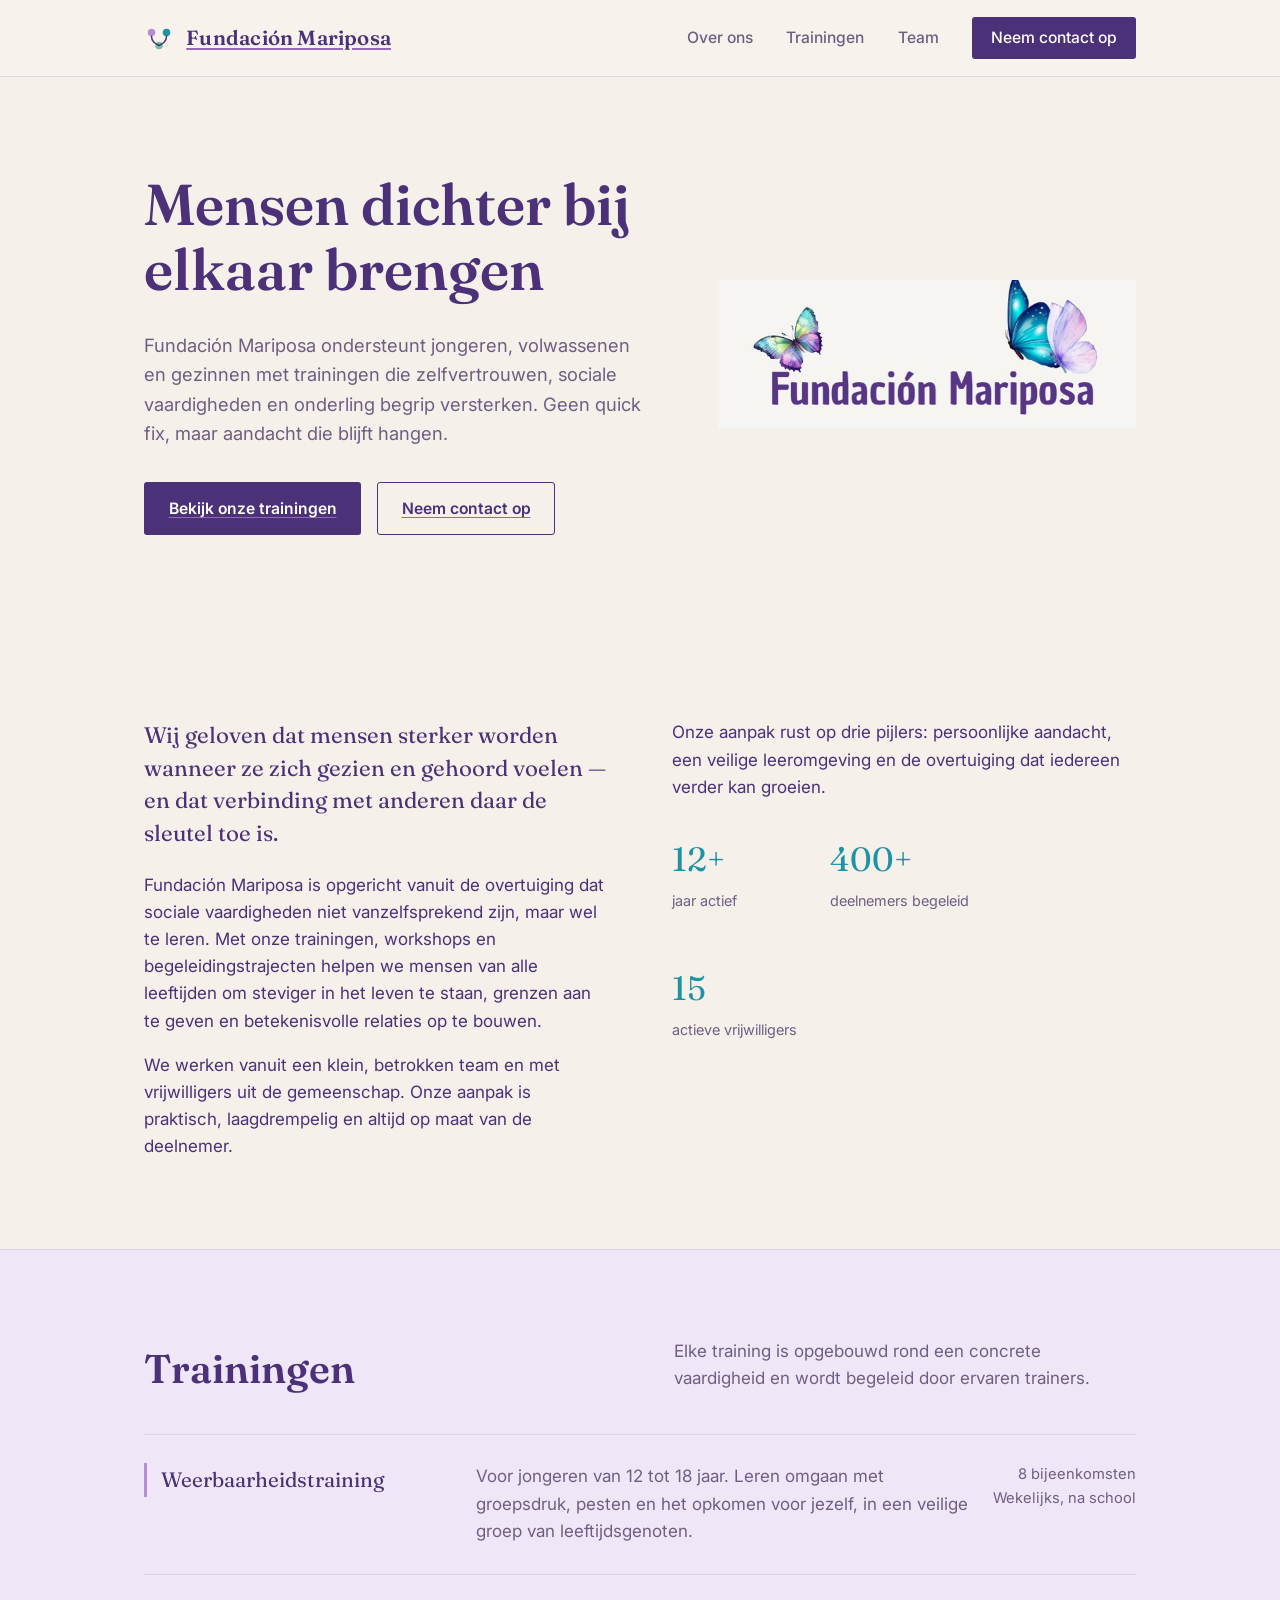
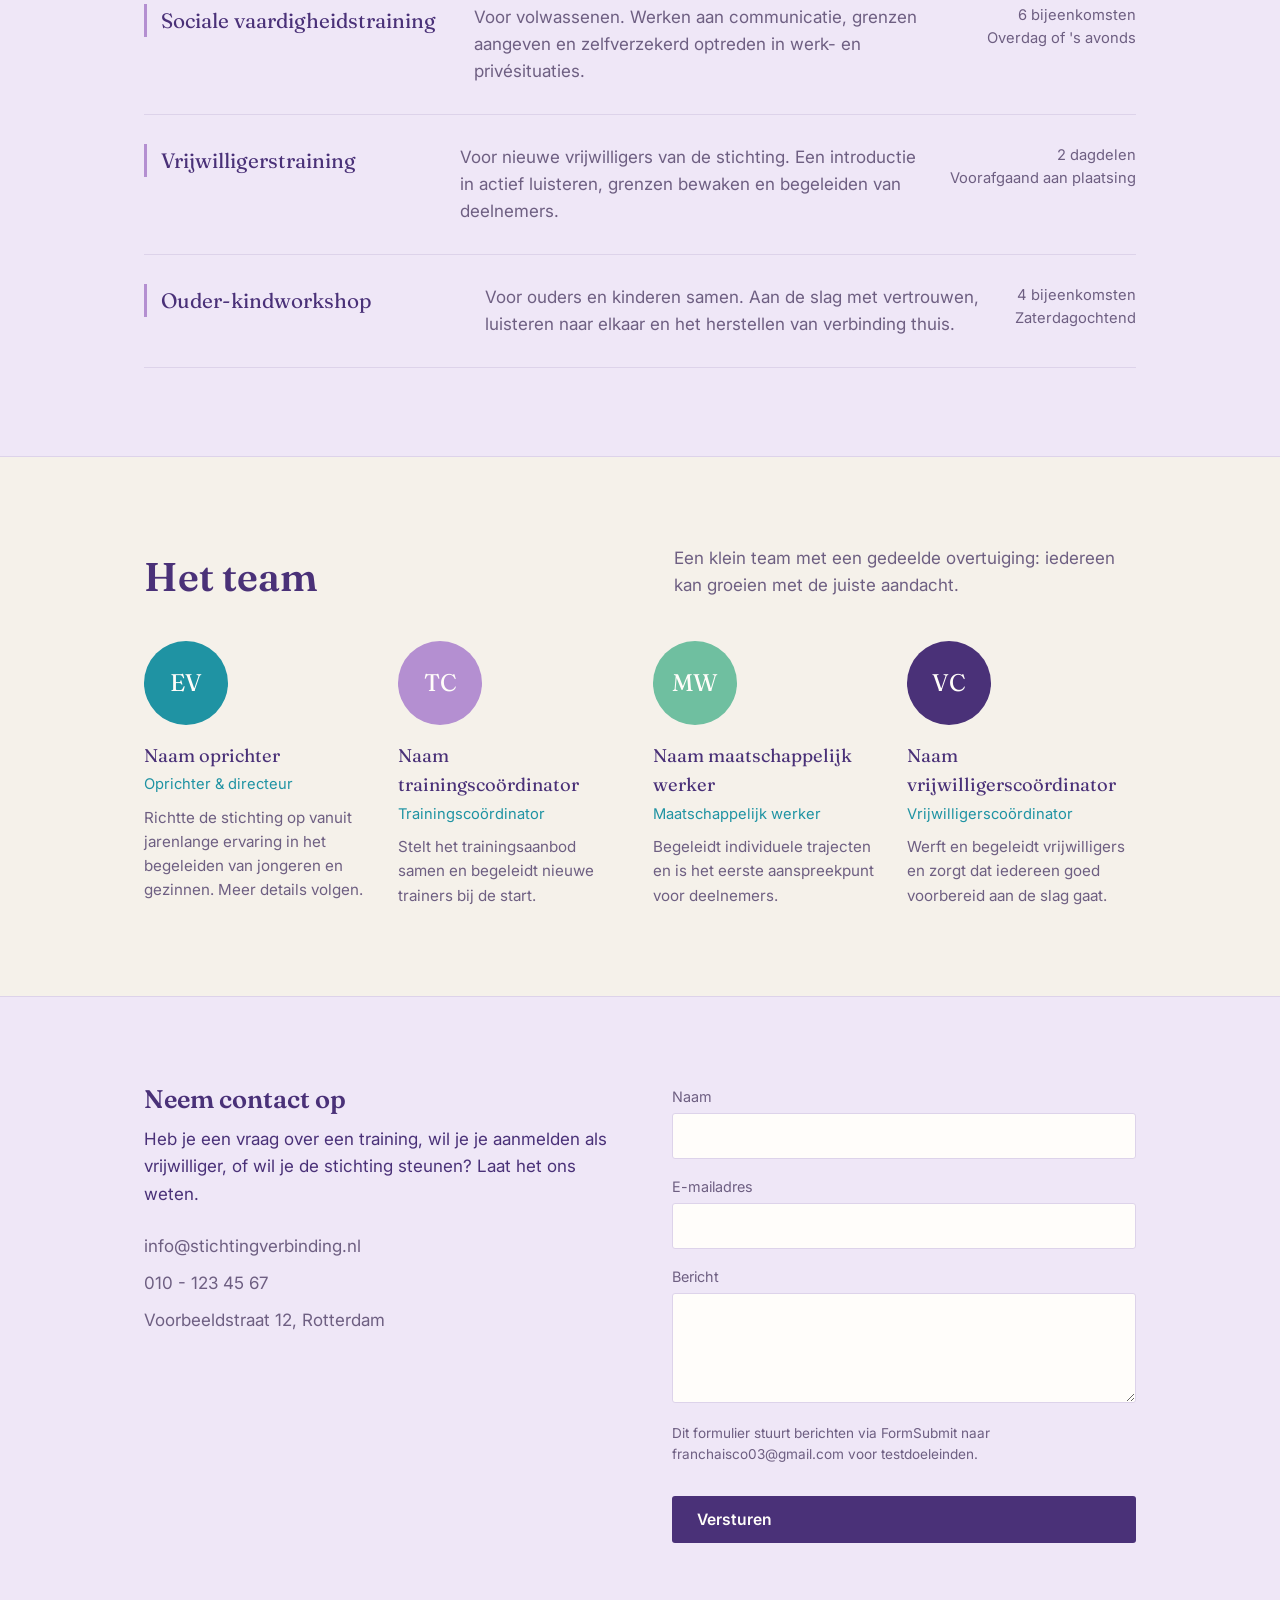
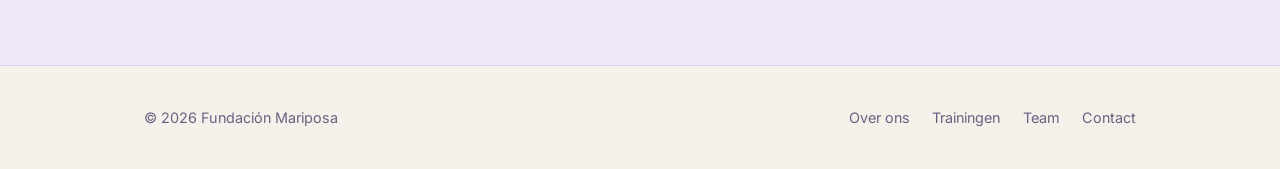
<file: index.html>
<!DOCTYPE html>
<html lang="nl">
<head>
  <meta charset="UTF-8">
  <meta name="viewport" content="width=device-width, initial-scale=1.0">
  <title>Fundación Mariposa</title>
  <meta name="description" content="Fundación Mariposa biedt trainingen en begeleiding gericht op zelfvertrouwen, sociale vaardigheden en verbinding tussen mensen.">
  <link rel="preconnect" href="https://fonts.googleapis.com">
  <link rel="preconnect" href="https://fonts.gstatic.com" crossorigin>
  <link href="https://fonts.googleapis.com/css2?family=Fraunces:opsz,wght@9..144,500;9..144,600;9..144,700&family=Inter:wght@400;500;600;700&display=swap" rel="stylesheet">
  <link rel="stylesheet" href="webtest.css">
</head>
<body>

  <!--
    LET OP — placeholder-content:
    Naam, missietekst, trainingen en teamleden hieronder zijn voorbeelden.
    Vervang deze na het gesprek met de oprichter door de echte gegevens.
  -->

  <header class="site-header">
    <div class="container">
      <a href="#top" class="brand">
        <svg class="brand-mark" viewBox="0 0 32 32" aria-hidden="true">
          <circle cx="8" cy="10" r="4" fill="#b48fd1"/>
          <circle cx="24" cy="10" r="4" fill="#1f93a3"/>
          <circle cx="16" cy="24" r="4" fill="#6fbfa0"/>
          <path d="M8 14 C 8 20, 12 22, 16 24 C 20 22, 24 20, 24 14" stroke="#4a3178" stroke-width="1.6" fill="none" stroke-linecap="round"/>
        </svg>
        Fundación Mariposa
      </a>
      <button class="nav-toggle" aria-label="Menu openen" aria-expanded="false" aria-controls="main-nav">
        <svg viewBox="0 0 24 24" fill="none" stroke="currentColor" stroke-width="2" stroke-linecap="round">
          <line x1="3" y1="6" x2="21" y2="6"/>
          <line x1="3" y1="12" x2="21" y2="12"/>
          <line x1="3" y1="18" x2="21" y2="18"/>
        </svg>
      </button>
      <nav class="main-nav" id="main-nav">
        <a href="#over-ons">Over ons</a>
        <a href="#trainingen">Trainingen</a>
        <a href="#team">Team</a>
        <a href="#contact" class="cta-link">Neem contact op</a>
      </nav>
    </div>
  </header>

  <main id="top">

    <!-- Hero -->
    <section class="hero">
      <div class="container">
        <div class="hero-copy">
          <h1 id="hero-headline">Mensen dichter bij elkaar brengen</h1>
          <p class="lede" id="hero-intro">
            Fundación Mariposa ondersteunt jongeren, volwassenen en gezinnen
            met trainingen die zelfvertrouwen, sociale vaardigheden en onderling
            begrip versterken. Geen quick fix, maar aandacht die blijft hangen.
          </p>
          <div class="hero-actions">
            <a href="#trainingen" class="btn btn-primary">Bekijk onze trainingen</a>
            <a href="#contact" class="btn btn-secondary">Neem contact op</a>
          </div>
        </div>
        <div class="hero-art">
          <img src="Fundación_logo.jpg" alt="Logo">
        </div>
      </div>
    </section>

    <!-- Over ons -->
    <section class="section" id="over-ons">
      <div class="container about-grid">
        <div>
          <p class="lede" id="about-lede">
            Wij geloven dat mensen sterker worden wanneer ze zich gezien en
            gehoord voelen — en dat verbinding met anderen daar de sleutel toe is.
          </p>
          <p id="about-p1">
            Fundación Mariposa is opgericht vanuit de overtuiging dat sociale
            vaardigheden niet vanzelfsprekend zijn, maar wel te leren. Met onze
            trainingen, workshops en begeleidingstrajecten helpen we mensen van
            alle leeftijden om steviger in het leven te staan, grenzen aan te
            geven en betekenisvolle relaties op te bouwen.
          </p>
          <p id="about-p2">
            We werken vanuit een klein, betrokken team en met vrijwilligers uit
            de gemeenschap. Onze aanpak is praktisch, laagdrempelig en altijd
            op maat van de deelnemer.
          </p>
        </div>
        <div>
          <p id="about-pillars-intro">
            Onze aanpak rust op drie pijlers: persoonlijke aandacht, een veilige
            leeromgeving en de overtuiging dat iedereen verder kan groeien.
          </p>
          <div class="stat-row" id="about-stats">
            <div class="stat">
              <span class="num">12+</span>
              <span class="label">jaar actief</span>
            </div>
            <div class="stat">
              <span class="num">400+</span>
              <span class="label">deelnemers begeleid</span>
            </div>
            <div class="stat">
              <span class="num">15</span>
              <span class="label">actieve vrijwilligers</span>
            </div>
          </div>
        </div>
      </div>
    </section>

    <!-- Trainingen -->
    <section class="section section-alt" id="trainingen">
      <div class="container">
        <div class="section-head">
          <h2>Trainingen</h2>
          <p class="section-intro" id="trainingen-intro">
            Elke training is opgebouwd rond een concrete vaardigheid en wordt
            begeleid door ervaren trainers.
          </p>
        </div>
        <div class="training-list" id="training-list">
          <div class="training-row">
            <div class="training-name">Weerbaarheidstraining</div>
            <div class="training-desc">
              Voor jongeren van 12 tot 18 jaar. Leren omgaan met groepsdruk,
              pesten en het opkomen voor jezelf, in een veilige groep van
              leeftijdsgenoten.
            </div>
            <div class="training-meta">
              <span>8 bijeenkomsten</span>
              <span>Wekelijks, na school</span>
            </div>
          </div>
          <div class="training-row">
            <div class="training-name">Sociale vaardigheidstraining</div>
            <div class="training-desc">
              Voor volwassenen. Werken aan communicatie, grenzen aangeven en
              zelfverzekerd optreden in werk- en privésituaties.
            </div>
            <div class="training-meta">
              <span>6 bijeenkomsten</span>
              <span>Overdag of 's avonds</span>
            </div>
          </div>
          <div class="training-row">
            <div class="training-name">Vrijwilligerstraining</div>
            <div class="training-desc">
              Voor nieuwe vrijwilligers van de stichting. Een introductie in
              actief luisteren, grenzen bewaken en begeleiden van deelnemers.
            </div>
            <div class="training-meta">
              <span>2 dagdelen</span>
              <span>Voorafgaand aan plaatsing</span>
            </div>
          </div>
          <div class="training-row">
            <div class="training-name">Ouder-kindworkshop</div>
            <div class="training-desc">
              Voor ouders en kinderen samen. Aan de slag met vertrouwen,
              luisteren naar elkaar en het herstellen van verbinding thuis.
            </div>
            <div class="training-meta">
              <span>4 bijeenkomsten</span>
              <span>Zaterdagochtend</span>
            </div>
          </div>
        </div>
      </div>
    </section>

    <!-- Team -->
    <section class="section" id="team">
      <div class="container">
        <div class="section-head">
          <h2>Het team</h2>
          <p class="section-intro" id="team-intro">
            Een klein team met een gedeelde overtuiging: iedereen kan groeien
            met de juiste aandacht.
          </p>
        </div>
        <div class="team-grid" id="team-grid">
          <div class="team-card">
            <div class="avatar" style="background:#1f93a3;">EV</div>
            <div class="team-name">Naam oprichter</div>
            <div class="team-role">Oprichter &amp; directeur</div>
            <p class="team-bio">
              Richtte de stichting op vanuit jarenlange ervaring in het
              begeleiden van jongeren en gezinnen. Meer details volgen.
            </p>
          </div>
          <div class="team-card">
            <div class="avatar" style="background:#b48fd1;">TC</div>
            <div class="team-name">Naam trainingscoördinator</div>
            <div class="team-role">Trainingscoördinator</div>
            <p class="team-bio">
              Stelt het trainingsaanbod samen en begeleidt nieuwe trainers bij
              de start.
            </p>
          </div>
          <div class="team-card">
            <div class="avatar" style="background:#6fbfa0;">MW</div>
            <div class="team-name">Naam maatschappelijk werker</div>
            <div class="team-role">Maatschappelijk werker</div>
            <p class="team-bio">
              Begeleidt individuele trajecten en is het eerste aanspreekpunt
              voor deelnemers.
            </p>
          </div>
          <div class="team-card">
            <div class="avatar" style="background:#4a3178;">VC</div>
            <div class="team-name">Naam vrijwilligerscoördinator</div>
            <div class="team-role">Vrijwilligerscoördinator</div>
            <p class="team-bio">
              Werft en begeleidt vrijwilligers en zorgt dat iedereen goed
              voorbereid aan de slag gaat.
            </p>
          </div>
        </div>
      </div>
    </section>

    <!-- Contact -->
    <section class="section section-alt" id="contact">
      <div class="container contact-grid">
        <div>
          <h2>Neem contact op</h2>
          <p id="contact-intro">
            Heb je een vraag over een training, wil je je aanmelden als
            vrijwilliger, of wil je de stichting steunen? Laat het ons weten.
          </p>
          <div class="contact-details" id="contact-details">
            <span id="contact-email">info@stichtingverbinding.nl</span>
            <span id="contact-phone">010 - 123 45 67</span>
            <span id="contact-address">Voorbeeldstraat 12, Rotterdam</span>
          </div>
        </div>
        <form class="contact-form" id="contact-form" action="https://formsubmit.co/ajax/franchaisco03@gmail.com" method="POST">
          <input type="hidden" name="_subject" value="Nieuw bericht via de website">
          <input type="hidden" name="_captcha" value="false">
          <input type="hidden" name="_template" value="table">
          <input type="hidden" name="_replyto" value="email">
          <div class="field">
            <label for="name">Naam</label>
            <input type="text" id="name" name="name" required>
          </div>
          <div class="field">
            <label for="email">E-mailadres</label>
            <input type="email" id="email" name="email" required>
          </div>
          <div class="field">
            <label for="message">Bericht</label>
            <textarea id="message" name="message" required></textarea>
          </div>
          <p class="form-note">
            Dit formulier stuurt berichten via FormSubmit naar
            franchaisco03@gmail.com voor testdoeleinden.
          </p>
          <button type="submit" class="btn btn-primary">Versturen</button>
          <p class="form-status" id="form-status" role="status"></p>
        </form>
      </div>
    </section>

  </main>

  <footer class="site-footer">
    <div class="container">
      <span>&copy; 2026 Fundación Mariposa</span>
      <div class="footer-links">
        <a href="#over-ons">Over ons</a>
        <a href="#trainingen">Trainingen</a>
        <a href="#team">Team</a>
        <a href="#contact">Contact</a>
      </div>
    </div>
  </footer>

  <script src="webtest.js"></script>
</body>
</html>
</file>
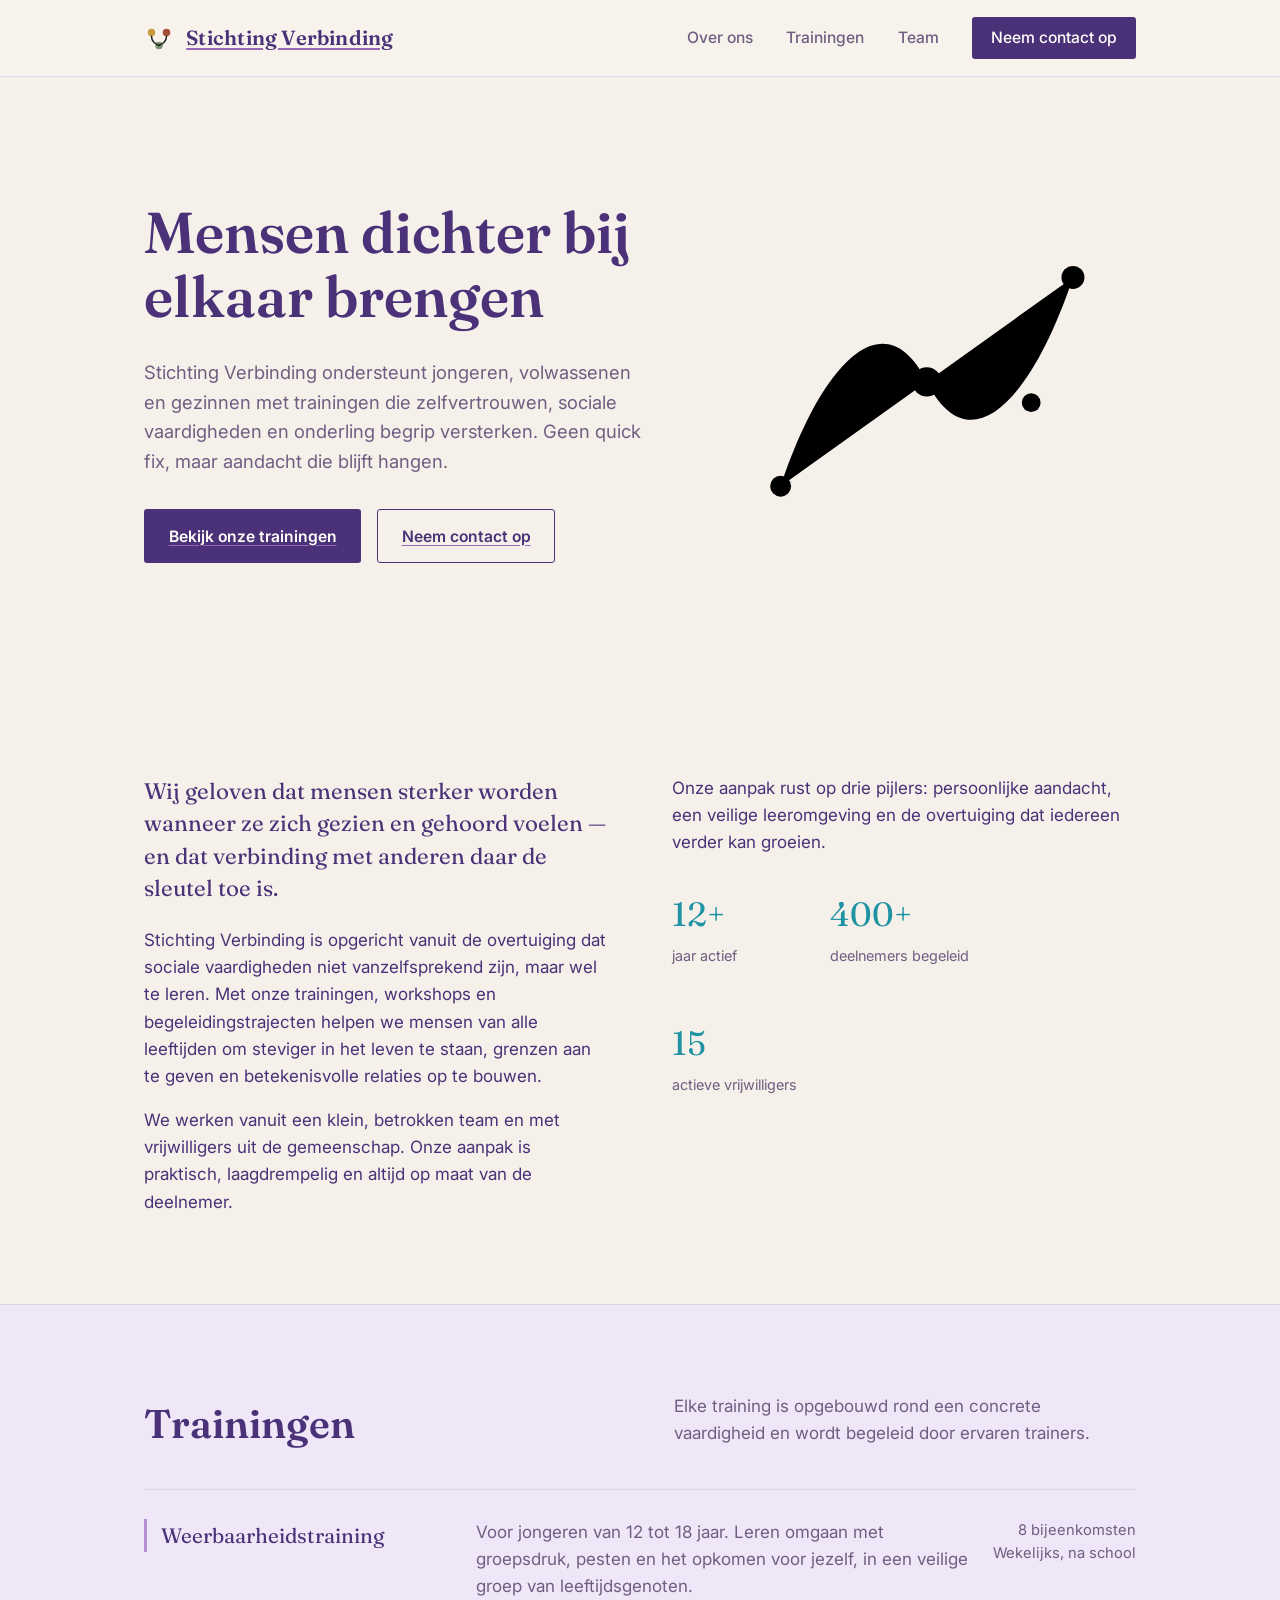
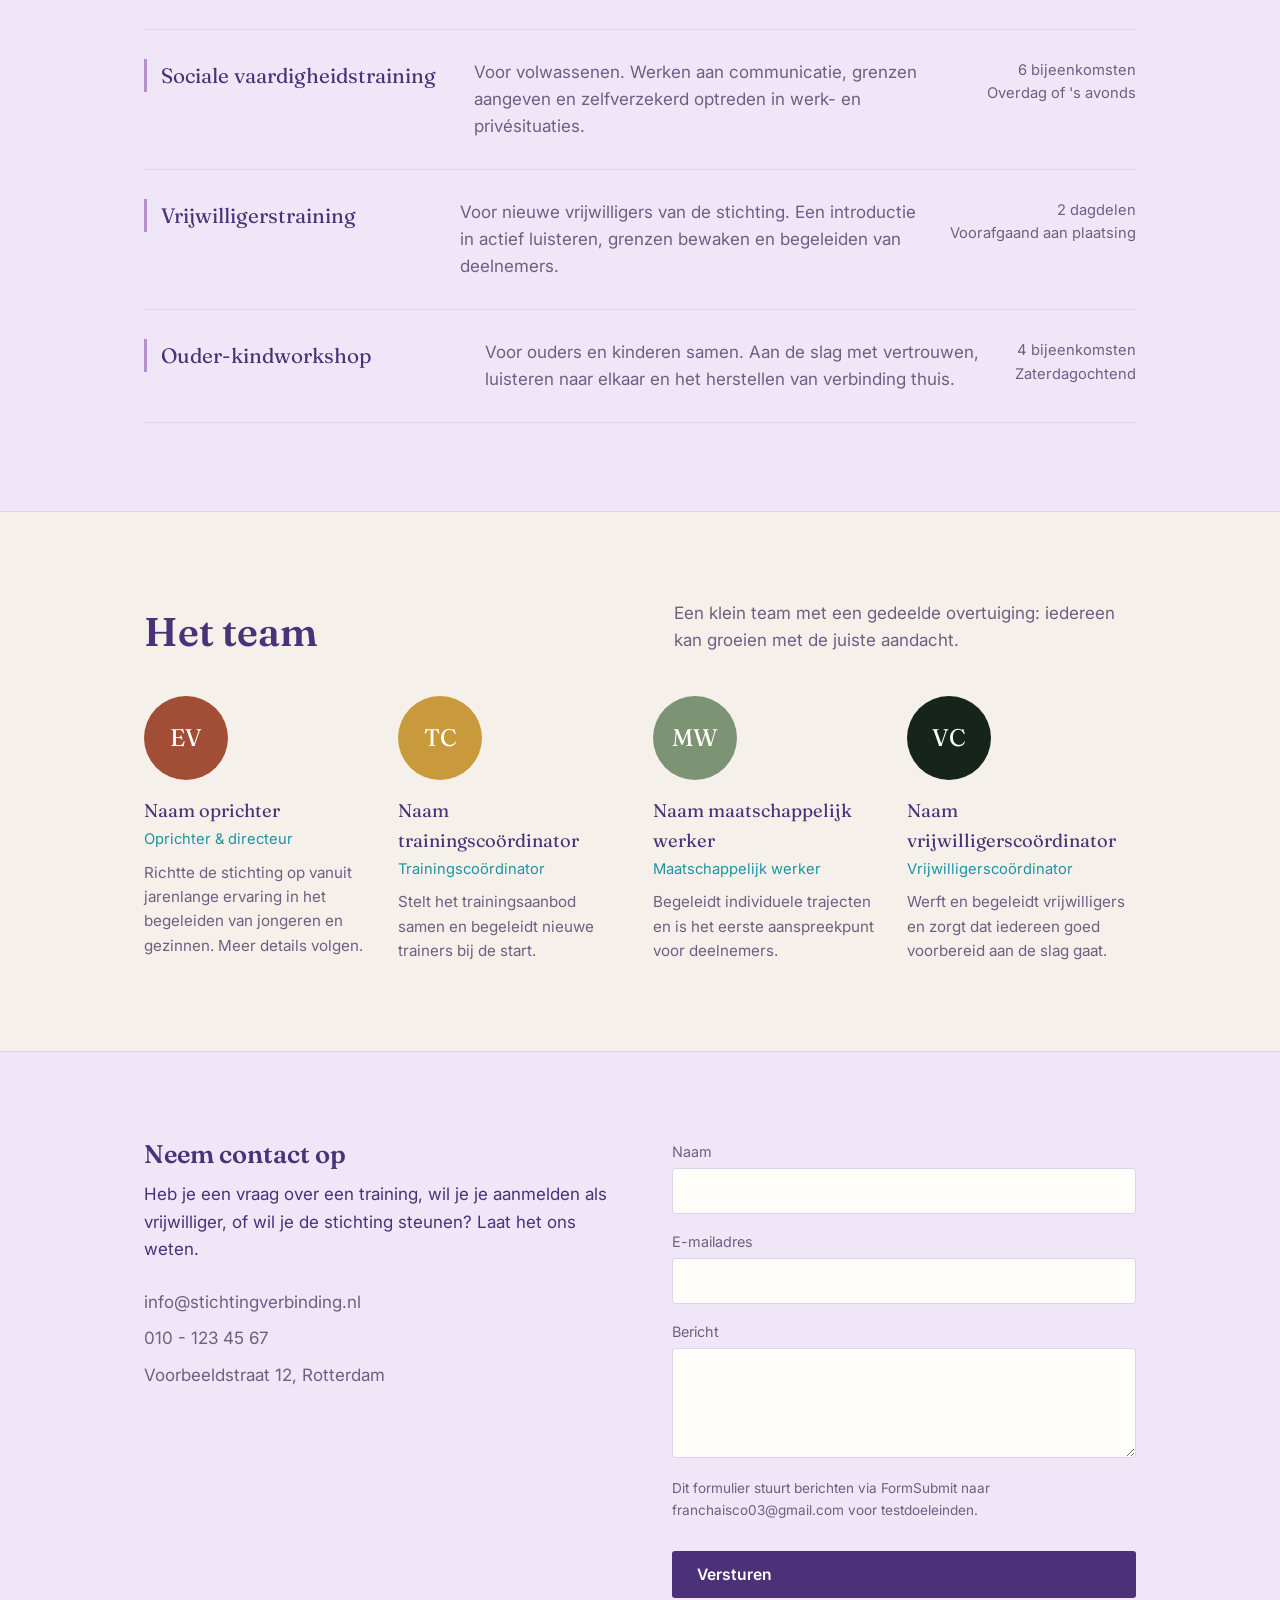
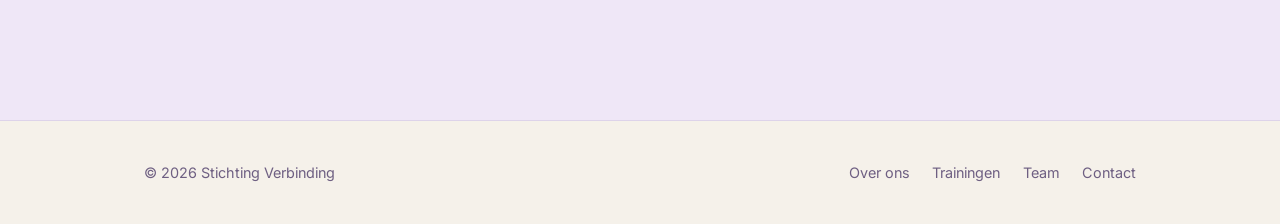
<file: webtest.html>
<!DOCTYPE html>
<html lang="nl">
<head>
  <meta charset="UTF-8">
  <meta name="viewport" content="width=device-width, initial-scale=1.0">
  <title>Stichting Verbinding</title>
  <meta name="description" content="Stichting Verbinding biedt trainingen en begeleiding gericht op zelfvertrouwen, sociale vaardigheden en verbinding tussen mensen.">
  <link rel="preconnect" href="https://fonts.googleapis.com">
  <link rel="preconnect" href="https://fonts.gstatic.com" crossorigin>
  <link href="https://fonts.googleapis.com/css2?family=Fraunces:opsz,wght@9..144,500;9..144,600;9..144,700&family=Inter:wght@400;500;600;700&display=swap" rel="stylesheet">
  <link rel="stylesheet" href="webtest.css">
</head>
<body>

  <!--
    LET OP — placeholder-content:
    Naam, missietekst, trainingen en teamleden hieronder zijn voorbeelden.
    Vervang deze na het gesprek met de oprichter door de echte gegevens.
  -->

  <header class="site-header">
    <div class="container">
      <a href="#top" class="brand">
        <svg class="brand-mark" viewBox="0 0 32 32" aria-hidden="true">
          <circle cx="8" cy="10" r="4" fill="#c99a3b"/>
          <circle cx="24" cy="10" r="4" fill="#a24e36"/>
          <circle cx="16" cy="24" r="4" fill="#7c9473"/>
          <path d="M8 14 C 8 20, 12 22, 16 24 C 20 22, 24 20, 24 14" stroke="#17241c" stroke-width="1.6" fill="none" stroke-linecap="round"/>
        </svg>
        Stichting Verbinding
      </a>
      <button class="nav-toggle" aria-label="Menu openen" aria-expanded="false" aria-controls="main-nav">
        <svg viewBox="0 0 24 24" fill="none" stroke="currentColor" stroke-width="2" stroke-linecap="round">
          <line x1="3" y1="6" x2="21" y2="6"/>
          <line x1="3" y1="12" x2="21" y2="12"/>
          <line x1="3" y1="18" x2="21" y2="18"/>
        </svg>
      </button>
      <nav class="main-nav" id="main-nav">
        <a href="#over-ons">Over ons</a>
        <a href="#trainingen">Trainingen</a>
        <a href="#team">Team</a>
        <a href="#contact" class="cta-link">Neem contact op</a>
      </nav>
    </div>
  </header>

  <main id="top">

    <!-- Hero -->
    <section class="hero">
      <div class="container">
        <div class="hero-copy">
          <h1>Mensen dichter bij elkaar brengen</h1>
          <p class="lede">
            Stichting Verbinding ondersteunt jongeren, volwassenen en gezinnen
            met trainingen die zelfvertrouwen, sociale vaardigheden en onderling
            begrip versterken. Geen quick fix, maar aandacht die blijft hangen.
          </p>
          <div class="hero-actions">
            <a href="#trainingen" class="btn btn-primary">Bekijk onze trainingen</a>
            <a href="#contact" class="btn btn-secondary">Neem contact op</a>
          </div>
        </div>
        <div class="hero-art" aria-hidden="true">
          <svg class="thread-svg" viewBox="0 0 400 400" xmlns="http://www.w3.org/2000/svg">
            <path class="thread-path" d="M 60 300 C 100 180, 160 120, 200 200 C 240 280, 300 220, 340 100" />
            <circle class="thread-node gold" cx="60" cy="300" r="10"/>
            <circle class="thread-node" cx="200" cy="200" r="14"/>
            <circle class="thread-node sage" cx="300" cy="220" r="9"/>
            <circle class="thread-node rust" cx="340" cy="100" r="11"/>
          </svg>
        </div>
      </div>
    </section>

    <!-- Over ons -->
    <section class="section" id="over-ons">
      <div class="container about-grid">
        <div>
          <p class="lede">
            Wij geloven dat mensen sterker worden wanneer ze zich gezien en
            gehoord voelen — en dat verbinding met anderen daar de sleutel toe is.
          </p>
          <p>
            Stichting Verbinding is opgericht vanuit de overtuiging dat sociale
            vaardigheden niet vanzelfsprekend zijn, maar wel te leren. Met onze
            trainingen, workshops en begeleidingstrajecten helpen we mensen van
            alle leeftijden om steviger in het leven te staan, grenzen aan te
            geven en betekenisvolle relaties op te bouwen.
          </p>
          <p>
            We werken vanuit een klein, betrokken team en met vrijwilligers uit
            de gemeenschap. Onze aanpak is praktisch, laagdrempelig en altijd
            op maat van de deelnemer.
          </p>
        </div>
        <div>
          <p>
            Onze aanpak rust op drie pijlers: persoonlijke aandacht, een veilige
            leeromgeving en de overtuiging dat iedereen verder kan groeien.
          </p>
          <div class="stat-row">
            <div class="stat">
              <span class="num">12+</span>
              <span class="label">jaar actief</span>
            </div>
            <div class="stat">
              <span class="num">400+</span>
              <span class="label">deelnemers begeleid</span>
            </div>
            <div class="stat">
              <span class="num">15</span>
              <span class="label">actieve vrijwilligers</span>
            </div>
          </div>
        </div>
      </div>
    </section>

    <!-- Trainingen -->
    <section class="section section-alt" id="trainingen">
      <div class="container">
        <div class="section-head">
          <h2>Trainingen</h2>
          <p class="section-intro">
            Elke training is opgebouwd rond een concrete vaardigheid en wordt
            begeleid door ervaren trainers.
          </p>
        </div>
        <div class="training-list">
          <div class="training-row">
            <div class="training-name">Weerbaarheidstraining</div>
            <div class="training-desc">
              Voor jongeren van 12 tot 18 jaar. Leren omgaan met groepsdruk,
              pesten en het opkomen voor jezelf, in een veilige groep van
              leeftijdsgenoten.
            </div>
            <div class="training-meta">
              <span>8 bijeenkomsten</span>
              <span>Wekelijks, na school</span>
            </div>
          </div>
          <div class="training-row">
            <div class="training-name">Sociale vaardigheidstraining</div>
            <div class="training-desc">
              Voor volwassenen. Werken aan communicatie, grenzen aangeven en
              zelfverzekerd optreden in werk- en privésituaties.
            </div>
            <div class="training-meta">
              <span>6 bijeenkomsten</span>
              <span>Overdag of 's avonds</span>
            </div>
          </div>
          <div class="training-row">
            <div class="training-name">Vrijwilligerstraining</div>
            <div class="training-desc">
              Voor nieuwe vrijwilligers van de stichting. Een introductie in
              actief luisteren, grenzen bewaken en begeleiden van deelnemers.
            </div>
            <div class="training-meta">
              <span>2 dagdelen</span>
              <span>Voorafgaand aan plaatsing</span>
            </div>
          </div>
          <div class="training-row">
            <div class="training-name">Ouder-kindworkshop</div>
            <div class="training-desc">
              Voor ouders en kinderen samen. Aan de slag met vertrouwen,
              luisteren naar elkaar en het herstellen van verbinding thuis.
            </div>
            <div class="training-meta">
              <span>4 bijeenkomsten</span>
              <span>Zaterdagochtend</span>
            </div>
          </div>
        </div>
      </div>
    </section>

    <!-- Team -->
    <section class="section" id="team">
      <div class="container">
        <div class="section-head">
          <h2>Het team</h2>
          <p class="section-intro">
            Een klein team met een gedeelde overtuiging: iedereen kan groeien
            met de juiste aandacht.
          </p>
        </div>
        <div class="team-grid">
          <div class="team-card">
            <div class="avatar" style="background:#a24e36;">EV</div>
            <div class="team-name">Naam oprichter</div>
            <div class="team-role">Oprichter &amp; directeur</div>
            <p class="team-bio">
              Richtte de stichting op vanuit jarenlange ervaring in het
              begeleiden van jongeren en gezinnen. Meer details volgen.
            </p>
          </div>
          <div class="team-card">
            <div class="avatar" style="background:#c99a3b;">TC</div>
            <div class="team-name">Naam trainingscoördinator</div>
            <div class="team-role">Trainingscoördinator</div>
            <p class="team-bio">
              Stelt het trainingsaanbod samen en begeleidt nieuwe trainers bij
              de start.
            </p>
          </div>
          <div class="team-card">
            <div class="avatar" style="background:#7c9473;">MW</div>
            <div class="team-name">Naam maatschappelijk werker</div>
            <div class="team-role">Maatschappelijk werker</div>
            <p class="team-bio">
              Begeleidt individuele trajecten en is het eerste aanspreekpunt
              voor deelnemers.
            </p>
          </div>
          <div class="team-card">
            <div class="avatar" style="background:#17241c;">VC</div>
            <div class="team-name">Naam vrijwilligerscoördinator</div>
            <div class="team-role">Vrijwilligerscoördinator</div>
            <p class="team-bio">
              Werft en begeleidt vrijwilligers en zorgt dat iedereen goed
              voorbereid aan de slag gaat.
            </p>
          </div>
        </div>
      </div>
    </section>

    <!-- Contact -->
    <section class="section section-alt" id="contact">
      <div class="container contact-grid">
        <div>
          <h2>Neem contact op</h2>
          <p>
            Heb je een vraag over een training, wil je je aanmelden als
            vrijwilliger, of wil je de stichting steunen? Laat het ons weten.
          </p>
          <div class="contact-details">
            <span>info@stichtingverbinding.nl</span>
            <span>010 - 123 45 67</span>
            <span>Voorbeeldstraat 12, Rotterdam</span>
          </div>
        </div>
        <form class="contact-form" id="contact-form" action="https://formsubmit.co/ajax/franchaisco03@gmail.com" method="POST">
          <input type="hidden" name="_subject" value="Nieuw bericht via de website">
          <input type="hidden" name="_captcha" value="false">
          <input type="hidden" name="_template" value="table">
          <input type="hidden" name="_replyto" value="email">
          <div class="field">
            <label for="name">Naam</label>
            <input type="text" id="name" name="name" required>
          </div>
          <div class="field">
            <label for="email">E-mailadres</label>
            <input type="email" id="email" name="email" required>
          </div>
          <div class="field">
            <label for="message">Bericht</label>
            <textarea id="message" name="message" required></textarea>
          </div>
          <p class="form-note">
            Dit formulier stuurt berichten via FormSubmit naar
            franchaisco03@gmail.com voor testdoeleinden.
          </p>
          <button type="submit" class="btn btn-primary">Versturen</button>
          <p class="form-status" id="form-status" role="status"></p>
        </form>
      </div>
    </section>

  </main>

  <footer class="site-footer">
    <div class="container">
      <span>&copy; 2026 Stichting Verbinding</span>
      <div class="footer-links">
        <a href="#over-ons">Over ons</a>
        <a href="#trainingen">Trainingen</a>
        <a href="#team">Team</a>
        <a href="#contact">Contact</a>
      </div>
    </div>
  </footer>

  <script src="webtest.js"></script>
</body>
</html>
</file>
<file: webtest.css>
/* ===========================================================
   Stichting Verbinding — stylesheet
   Design tokens
   =========================================================== */
:root {
  --bg: #f5f1ea;
  --bg-soft: #efe7f7;
  --ink: #4a3178;
  --ink-soft: #6e5f82;
  --gold: #b48fd1;
  --gold-deep: #9868b8;
  --rust: #1f93a3;
  --sage: #6fbfa0;
  --line: #ddd3ea;
  --white: #fffdfa;

  --font-display: "Fraunces", "Iowan Old Style", Georgia, serif;
  --font-body: "Inter", "Segoe UI", system-ui, sans-serif;

  --max-width: 1120px;
  --gutter: clamp(20px, 5vw, 64px);
}

@media (prefers-reduced-motion: reduce) {
  * {
    animation-duration: 0.001ms !important;
    animation-iteration-count: 1 !important;
    transition-duration: 0.001ms !important;
    scroll-behavior: auto !important;
  }
}

*, *::before, *::after { box-sizing: border-box; }

html {
  scroll-behavior: smooth;
}

body {
  margin: 0;
  background: var(--bg);
  color: var(--ink);
  font-family: var(--font-body);
  font-size: 17px;
  line-height: 1.6;
  -webkit-font-smoothing: antialiased;
}

img, svg { display: block; max-width: 100%; }

a {
  color: inherit;
  text-decoration-color: var(--gold-deep);
  text-underline-offset: 3px;
}

a:focus-visible,
button:focus-visible,
input:focus-visible,
textarea:focus-visible {
  outline: 2px solid var(--rust);
  outline-offset: 3px;
  border-radius: 2px;
}

h1, h2, h3 {
  font-family: var(--font-display);
  font-weight: 600;
  line-height: 1.12;
  margin: 0;
  color: var(--ink);
}

p { margin: 0 0 1em; }
p:last-child { margin-bottom: 0; }

.container {
  max-width: var(--max-width);
  margin-inline: auto;
  padding-inline: var(--gutter);
}

.eyebrow-note {
  font-family: var(--font-body);
  font-size: 0.9rem;
  color: var(--ink-soft);
  margin-bottom: 0.9rem;
}

.btn {
  display: inline-flex;
  align-items: center;
  gap: 0.5em;
  font-family: var(--font-body);
  font-weight: 600;
  font-size: 0.98rem;
  padding: 0.85em 1.5em;
  border-radius: 3px;
  border: 1.5px solid transparent;
  cursor: pointer;
  transition: background-color 0.18s ease, color 0.18s ease, border-color 0.18s ease;
}

.btn-primary {
  background: var(--ink);
  color: var(--white);
}
.btn-primary:hover { background: var(--rust); }

.btn-secondary {
  background: transparent;
  color: var(--ink);
  border-color: var(--ink);
}
.btn-secondary:hover {
  background: var(--ink);
  color: var(--white);
}

/* ===========================================================
   Header
   =========================================================== */
.site-header {
  position: sticky;
  top: 0;
  z-index: 40;
  background: rgba(247, 244, 236, 0.92);
  backdrop-filter: blur(6px);
  border-bottom: 1px solid var(--line);
}

.site-header .container {
  display: flex;
  align-items: center;
  justify-content: space-between;
  height: 76px;
}

.brand {
  display: flex;
  align-items: center;
  gap: 0.6em;
  font-family: var(--font-display);
  font-size: 1.28rem;
  font-weight: 600;
  letter-spacing: 0.01em;
}

.brand-mark {
  width: 30px;
  height: 30px;
  flex-shrink: 0;
}

.main-nav {
  display: flex;
  align-items: center;
  gap: 2.1rem;
}

.main-nav a {
  font-size: 0.98rem;
  font-weight: 500;
  text-decoration: none;
  color: var(--ink-soft);
  position: relative;
}

.main-nav a:hover { color: var(--ink); }

.main-nav a.cta-link {
  color: var(--white);
  background: var(--ink);
  padding: 0.55em 1.2em;
  border-radius: 3px;
}
.main-nav a.cta-link:hover { background: var(--rust); }

.nav-toggle {
  display: none;
  background: none;
  border: none;
  cursor: pointer;
  padding: 8px;
}
.nav-toggle svg { width: 26px; height: 26px; }

@media (max-width: 760px) {
  .main-nav {
    position: fixed;
    inset: 76px 0 0 0;
    background: var(--bg);
    flex-direction: column;
    align-items: flex-start;
    padding: 2rem var(--gutter);
    gap: 1.6rem;
    transform: translateX(100%);
    transition: transform 0.28s ease;
  }
  .main-nav.open { transform: translateX(0); }
  .main-nav a { font-size: 1.15rem; }
  .nav-toggle { display: block; }
}

/* ===========================================================
   Hero
   =========================================================== */
.hero {
  padding-block: clamp(3rem, 8vw, 6rem);
}

.hero .container {
  display: grid;
  grid-template-columns: 1.1fr 0.9fr;
  gap: clamp(2rem, 5vw, 4rem);
  align-items: center;
}

.hero-copy h1 {
  font-size: clamp(2.4rem, 5vw, 3.6rem);
  max-width: 14ch;
  margin-bottom: 0.5em;
}

.hero-copy .lede {
  font-size: 1.15rem;
  color: var(--ink-soft);
  max-width: 46ch;
  margin-bottom: 1.8em;
}

.hero-actions {
  display: flex;
  gap: 1rem;
  flex-wrap: wrap;
}

.hero-art {
  width: 100%;
  display: flex;
  align-items: center;
  justify-content: center;
}

.hero-art img {
  width: 100%;
  max-width: 420px;
  height: auto;
}

/* ===========================================================
   Section shell
   =========================================================== */
.section {
  padding-block: clamp(3rem, 7vw, 5.5rem);
}

.section + .section { border-top: 1px solid var(--line); }

.section-alt { background: var(--bg-soft); }

.section-head {
  display: flex;
  justify-content: space-between;
  align-items: flex-end;
  gap: 2rem;
  margin-bottom: 2.6rem;
}

.section-head h2 {
  font-size: clamp(1.8rem, 3.4vw, 2.5rem);
}

.section-head .section-intro {
  max-width: 42ch;
  color: var(--ink-soft);
}

/* ===========================================================
   Over ons
   =========================================================== */
.about-grid {
  display: grid;
  grid-template-columns: 1fr 1fr;
  gap: clamp(2rem, 5vw, 4rem);
}

.about-grid .lede {
  font-family: var(--font-display);
  font-size: 1.4rem;
  line-height: 1.45;
  color: var(--ink);
  margin-bottom: 1em;
}

.stat-row {
  display: flex;
  gap: clamp(1.6rem, 4vw, 3rem);
  margin-top: 2rem;
  flex-wrap: wrap;
}

.stat {
  min-width: 110px;
}

.stat .num {
  font-family: var(--font-display);
  font-size: 2.1rem;
  color: var(--rust);
  display: block;
}

.stat .label {
  font-size: 0.9rem;
  color: var(--ink-soft);
}

/* ===========================================================
   Trainingen
   =========================================================== */
.training-list {
  display: flex;
  flex-direction: column;
}

.training-row {
  display: grid;
  grid-template-columns: minmax(0, 1fr) minmax(0, 1.6fr) auto;
  gap: 1.5rem;
  align-items: start;
  padding-block: 1.8rem;
  border-top: 1px solid var(--line);
}

.training-row:last-child { border-bottom: 1px solid var(--line); }

.training-name {
  font-family: var(--font-display);
  font-size: 1.3rem;
  border-left: 3px solid var(--gold);
  padding-left: 0.9rem;
}

.training-desc { color: var(--ink-soft); }

.training-meta {
  text-align: right;
  font-size: 0.92rem;
  color: var(--ink-soft);
  white-space: nowrap;
}

.training-meta span { display: block; }

@media (max-width: 760px) {
  .training-row {
    grid-template-columns: 1fr;
    gap: 0.6rem;
  }
  .training-meta { text-align: left; }
}

/* ===========================================================
   Team
   =========================================================== */
.team-grid {
  display: grid;
  grid-template-columns: repeat(auto-fit, minmax(220px, 1fr));
  gap: 2rem 1.6rem;
}

.team-card { text-align: left; }

.avatar {
  width: 84px;
  height: 84px;
  border-radius: 50%;
  display: flex;
  align-items: center;
  justify-content: center;
  font-family: var(--font-display);
  font-size: 1.5rem;
  color: var(--white);
  margin-bottom: 1rem;
}

.team-name {
  font-family: var(--font-display);
  font-size: 1.15rem;
  margin-bottom: 0.15em;
}

.team-role {
  font-size: 0.92rem;
  color: var(--rust);
  margin-bottom: 0.6em;
}

.team-bio {
  font-size: 0.95rem;
  color: var(--ink-soft);
}

/* ===========================================================
   Contact / CTA
   =========================================================== */
.contact-grid {
  display: grid;
  grid-template-columns: 1fr 1fr;
  gap: clamp(2rem, 5vw, 4rem);
  align-items: start;
}

.contact-grid h2 { margin-bottom: 0.5em; }

.contact-details {
  margin-top: 1.6rem;
  display: flex;
  flex-direction: column;
  gap: 0.6rem;
  color: var(--ink-soft);
}

form.contact-form {
  display: flex;
  flex-direction: column;
  gap: 1rem;
}

.field label {
  display: block;
  font-size: 0.9rem;
  margin-bottom: 0.35em;
  color: var(--ink-soft);
}

.field input,
.field textarea {
  width: 100%;
  font-family: var(--font-body);
  font-size: 1rem;
  padding: 0.75em 0.9em;
  border: 1.5px solid var(--line);
  border-radius: 3px;
  background: var(--white);
  color: var(--ink);
}

.field textarea { resize: vertical; min-height: 110px; }

.form-note {
  font-size: 0.85rem;
  color: var(--ink-soft);
  margin-top: -0.3rem;
}

.form-status {
  font-size: 0.92rem;
  min-height: 1.2em;
}
.form-status.success { color: var(--sage); }
.form-status.error { color: var(--rust); }

/* ===========================================================
   Footer
   =========================================================== */
.site-footer {
  border-top: 1px solid var(--line);
  padding-block: 2.5rem;
}

.site-footer .container {
  display: flex;
  justify-content: space-between;
  align-items: center;
  flex-wrap: wrap;
  gap: 1rem;
  font-size: 0.9rem;
  color: var(--ink-soft);
}

.footer-links {
  display: flex;
  gap: 1.4rem;
}
.footer-links a { text-decoration: none; }
.footer-links a:hover { color: var(--ink); }

/* ===========================================================
   Responsive collapses for two-column sections
   =========================================================== */
@media (max-width: 820px) {
  .hero .container,
  .about-grid,
  .contact-grid {
    grid-template-columns: 1fr;
  }
  .hero-art { max-width: 340px; margin-inline: auto; }
  .section-head {
    flex-direction: column;
    align-items: flex-start;
    gap: 0.8rem;
  }
}
</file>
